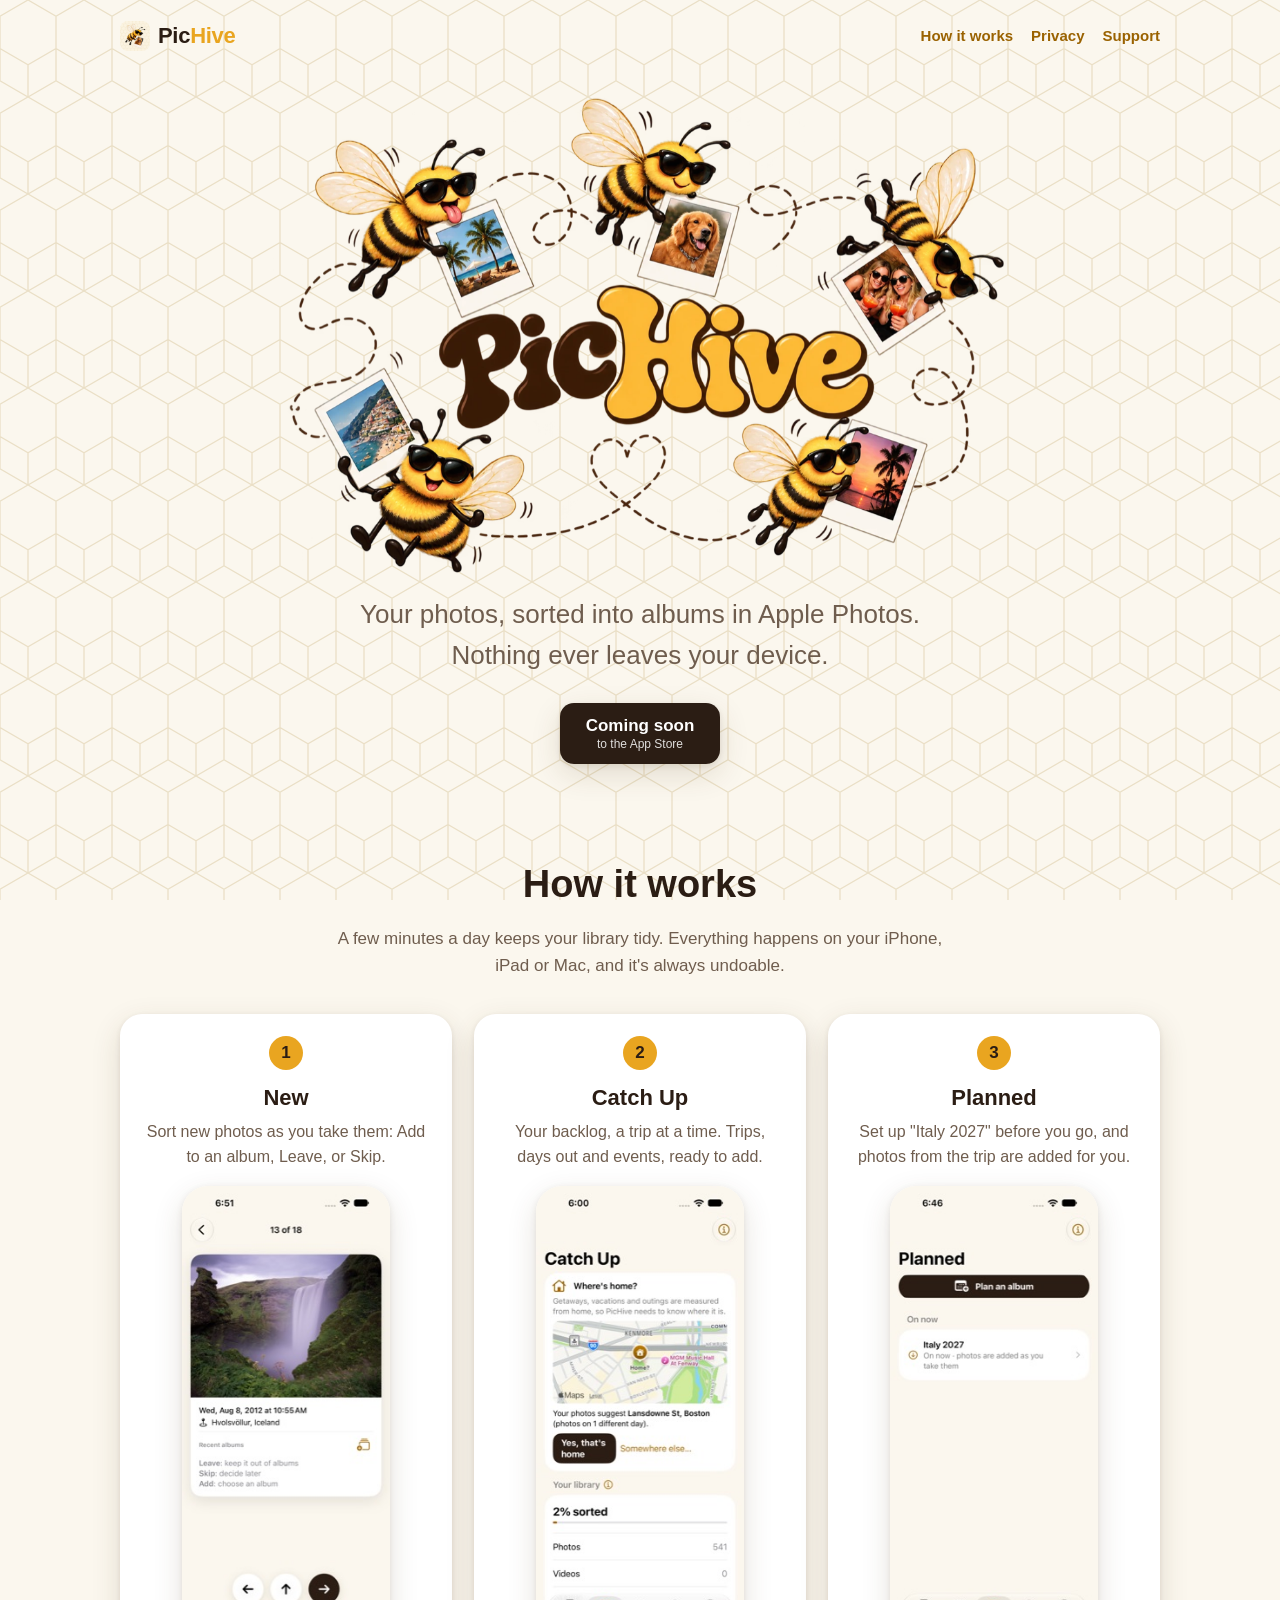
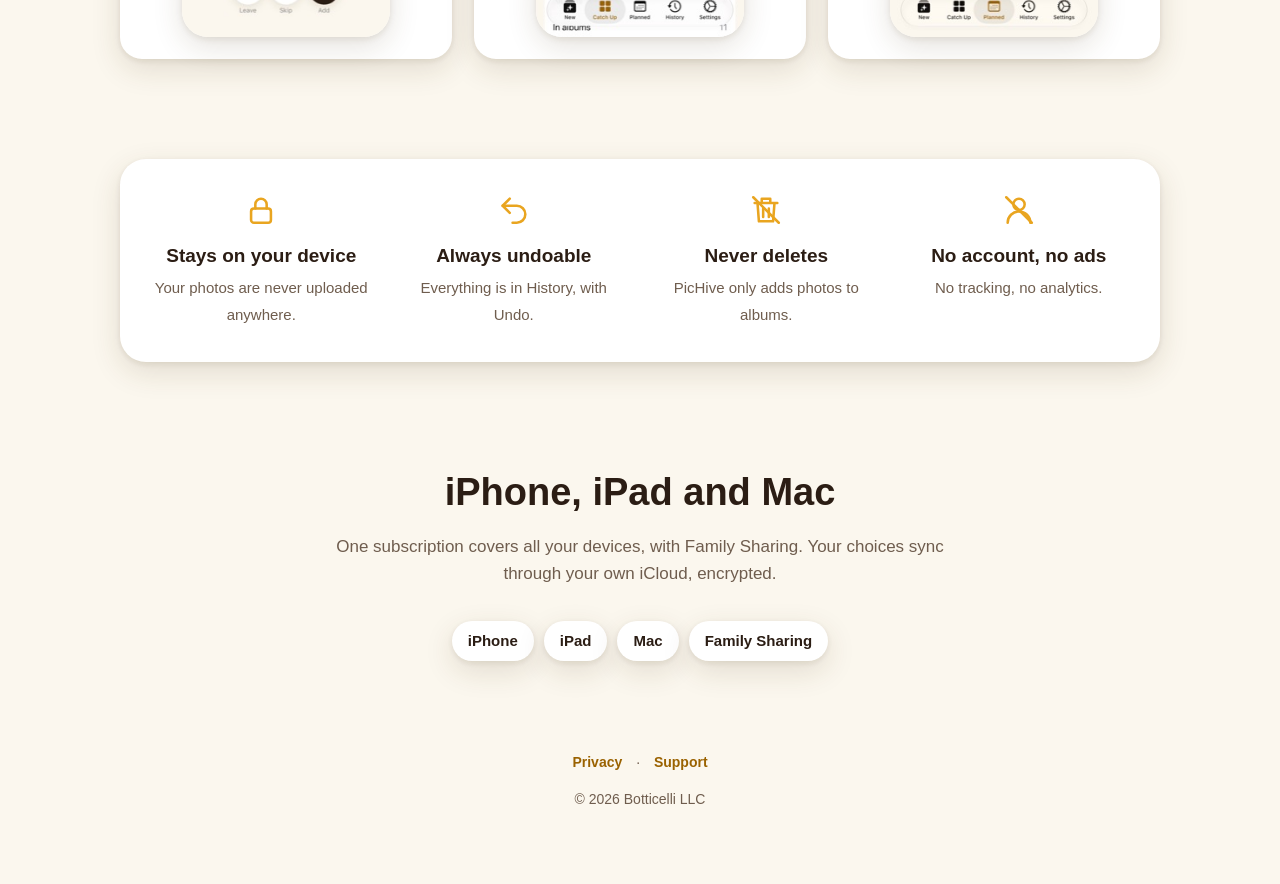
<file: index.html>
<!doctype html>
<html lang="en">
<head>
<meta charset="utf-8">
<meta name="viewport" content="width=device-width, initial-scale=1">
<title>PicHive: your photos, sorted into albums</title>
<meta name="description" content="PicHive sorts your photos into albums in Apple Photos, on iPhone, iPad and Mac. Your photos never leave your devices.">
<link rel="icon" href="assets/icon.png">
<link rel="apple-touch-icon" href="assets/icon.png">
<link rel="stylesheet" href="assets/style.css">
</head>
<body>
  <div class="comb" aria-hidden="true"></div>
  <nav>
    <a class="logo" href="./"><img src="assets/icon.png" alt=""><span>Pic<b>Hive</b></span></a>
    <div class="links"><a class="wide" href="#how">How it works</a><a href="privacy.html">Privacy</a><a href="support.html">Support</a></div>
  </nav>

  <header class="hero">
    <img class="bee b1" src="assets/bee.png" alt="" aria-hidden="true">
    <img class="bee b2" src="assets/bee.png" alt="" aria-hidden="true">
    <img class="bee b3" src="assets/bee.png" alt="" aria-hidden="true">
    <img class="bee b4" src="assets/bee.png" alt="" aria-hidden="true">
    <img class="art" src="assets/pichive-bees.png" alt="PicHive: bees in sunglasses carrying photos">
    <p class="tag">Your photos, sorted into albums in Apple Photos.<br>Nothing ever leaves your device.</p>
    <div class="cta">
      <!-- Before launch: "Coming soon". On launch day, replace with Apple's official "Download on the App Store" badge linking to the app. -->
      <span class="store">Coming soon<small>to the App Store</small></span>
    </div>
  </header>

  <section id="how">
    <h2>How it works</h2>
    <p class="sub">A few minutes a day keeps your library tidy. Everything happens on your iPhone, iPad or Mac, and it's always undoable.</p>
    <div class="steps">
      <div class="step"><span class="num">1</span><h3>New</h3><p>Sort new photos as you take them: Add to an album, Leave, or Skip.</p><img class="shot" src="assets/screen-new.jpg" alt="PicHive reviewing a photo of a waterfall in Iceland"></div>
      <div class="step"><span class="num">2</span><h3>Catch Up</h3><p>Your backlog, a trip at a time. Trips, days out and events, ready to add.</p><img class="shot" src="assets/screen-catchup.jpg" alt="PicHive Catch Up screen"></div>
      <div class="step"><span class="num">3</span><h3>Planned</h3><p>Set up "Italy 2027" before you go, and photos from the trip are added for you.</p><img class="shot" src="assets/screen-planned.jpg" alt="PicHive Planned screen with Italy 2027"></div>
    </div>
  </section>

  <section>
    <div class="promise">
      <div>
        <svg viewBox="0 0 24 24" aria-hidden="true"><rect x="5" y="11" width="14" height="10" rx="2"/><path d="M8 11V8a4 4 0 0 1 8 0v3"/></svg>
        <b>Stays on your device</b><span>Your photos are never uploaded anywhere.</span>
      </div>
      <div>
        <svg viewBox="0 0 24 24" aria-hidden="true"><path d="M9 14 4 9l5-5"/><path d="M4 9h10a6 6 0 0 1 0 12h-3"/></svg>
        <b>Always undoable</b><span>Everything is in History, with Undo.</span>
      </div>
      <div>
        <svg viewBox="0 0 24 24" aria-hidden="true"><path d="M4 7h16M10 11v6M14 11v6M6 7l1 13h10l1-13M9 7V4h6v3"/><path d="M3 3l18 18"/></svg>
        <b>Never deletes</b><span>PicHive only adds photos to albums.</span>
      </div>
      <div>
        <svg viewBox="0 0 24 24" aria-hidden="true"><circle cx="12" cy="8" r="4"/><path d="M4 21a8 8 0 0 1 16 0"/><path d="M3 3l18 18"/></svg>
        <b>No account, no ads</b><span>No tracking, no analytics.</span>
      </div>
    </div>
  </section>

  <section class="devices">
    <h2>iPhone, iPad and Mac</h2>
    <p class="sub">One subscription covers all your devices, with Family Sharing. Your choices sync through your own iCloud, encrypted.</p>
    <div class="chips"><span class="chip">iPhone</span><span class="chip">iPad</span><span class="chip">Mac</span><span class="chip">Family Sharing</span></div>
  </section>

  <footer>
    <a href="privacy.html">Privacy</a> · <a href="support.html">Support</a>
    <p>© 2026 Botticelli LLC</p>
  </footer>
  <script>
    // Phone bee: straight across at y, a loop near each edge (where there's room), clear of the menu.
    (function () {
      var bee = document.querySelector('.bee.b4'), hero = document.querySelector('.hero');
      function loop(x, y, r) {
        var k = r * 0.55;
        return ' L ' + x + ' ' + y +
          ' C ' + (x + k) + ' ' + y + ', ' + (x + r) + ' ' + (y - r + k) + ', ' + (x + r) + ' ' + (y - r) +
          ' C ' + (x + r) + ' ' + (y - r - k) + ', ' + (x + k) + ' ' + (y - 2 * r) + ', ' + x + ' ' + (y - 2 * r) +
          ' C ' + (x - k) + ' ' + (y - 2 * r) + ', ' + (x - r) + ' ' + (y - r - k) + ', ' + (x - r) + ' ' + (y - r) +
          ' C ' + (x - r) + ' ' + (y - r + k) + ', ' + (x - k) + ' ' + y + ', ' + x + ' ' + y;
      }
      function place() {
        var w = hero.clientWidth, y = 70, r = 20;
        bee.style.offsetPath = 'path("M -50 ' + y + loop(Math.round(w * 0.2), y, r) + loop(Math.round(w * 0.8), y, r) + ' L ' + (w + 50) + ' ' + y + '")';
      }
      place();
      addEventListener('resize', place);
    })();
  </script>
</body>
</html>
</file>
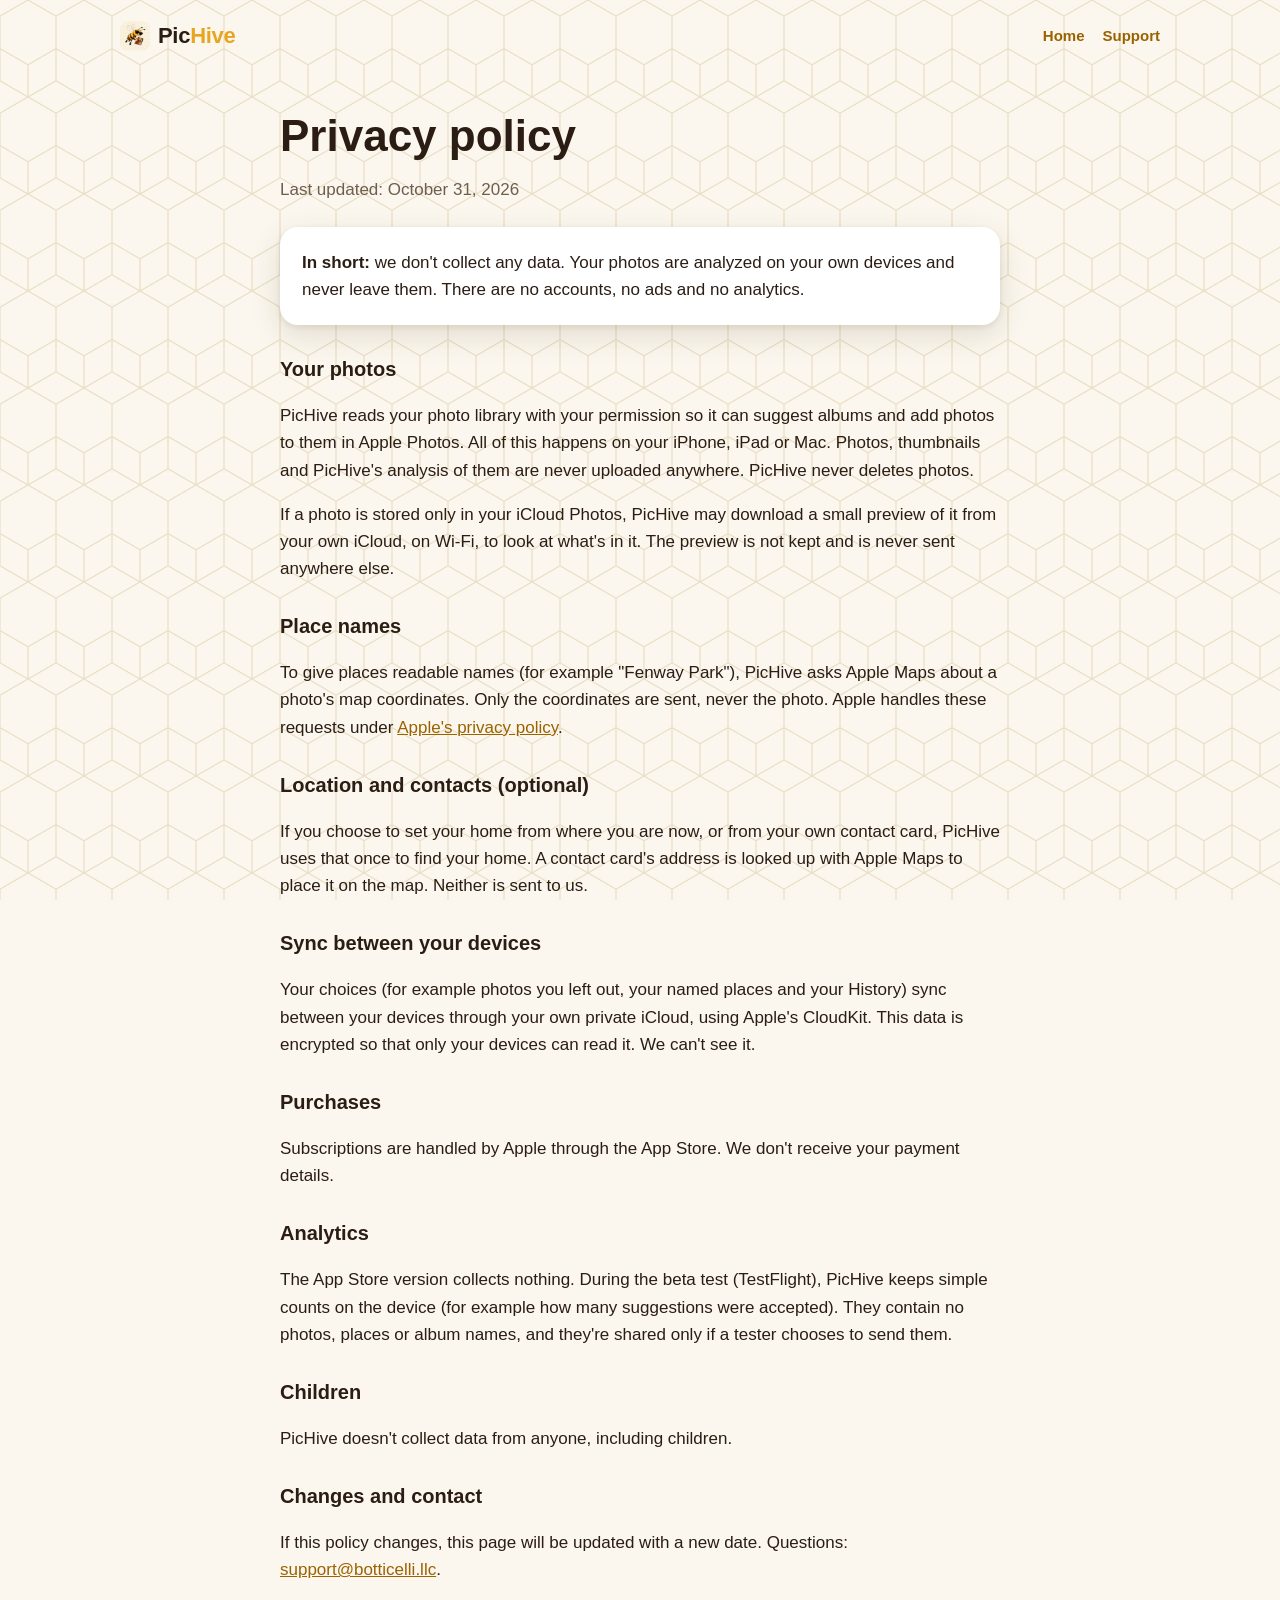
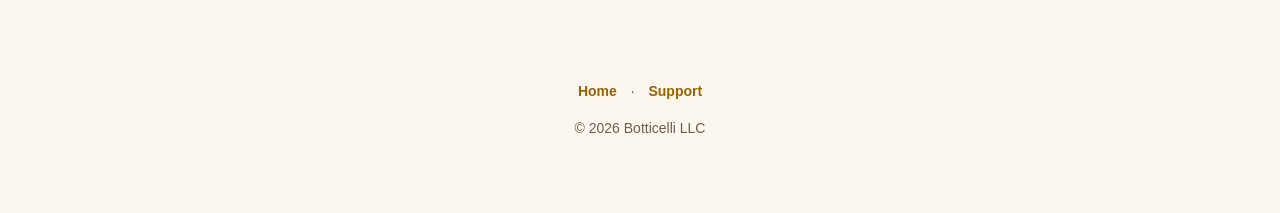
<file: privacy.html>
<!doctype html>
<html lang="en">
<head>
<meta charset="utf-8">
<meta name="viewport" content="width=device-width, initial-scale=1">
<title>Privacy policy · PicHive</title>
<meta name="description" content="PicHive collects no data. Your photos are analyzed on your own devices and never leave them.">
<link rel="icon" href="assets/icon.png">
<link rel="stylesheet" href="assets/style.css">
</head>
<body>
  <div class="comb" aria-hidden="true"></div>
  <nav>
    <a class="logo" href="./"><img src="assets/icon.png" alt=""><span>Pic<b>Hive</b></span></a>
    <div class="links"><a href="./">Home</a><a href="support.html">Support</a></div>
  </nav>

  <main class="doc">
    <h1>Privacy policy</h1>
    <p class="updated">Last updated: October 31, 2026</p>

    <div class="card">
      <p><strong>In short:</strong> we don't collect any data. Your photos are analyzed on your own devices and never leave them. There are no accounts, no ads and no analytics.</p>
    </div>

    <h3>Your photos</h3>
    <p>PicHive reads your photo library with your permission so it can suggest albums and add photos to them in Apple Photos. All of this happens on your iPhone, iPad or Mac. Photos, thumbnails and PicHive's analysis of them are never uploaded anywhere. PicHive never deletes photos.</p>
    <p>If a photo is stored only in your iCloud Photos, PicHive may download a small preview of it from your own iCloud, on Wi-Fi, to look at what's in it. The preview is not kept and is never sent anywhere else.</p>

    <h3>Place names</h3>
    <p>To give places readable names (for example "Fenway Park"), PicHive asks Apple Maps about a photo's map coordinates. Only the coordinates are sent, never the photo. Apple handles these requests under <a href="https://www.apple.com/legal/privacy/">Apple's privacy policy</a>.</p>

    <h3>Location and contacts (optional)</h3>
    <p>If you choose to set your home from where you are now, or from your own contact card, PicHive uses that once to find your home. A contact card's address is looked up with Apple Maps to place it on the map. Neither is sent to us.</p>

    <h3>Sync between your devices</h3>
    <p>Your choices (for example photos you left out, your named places and your History) sync between your devices through your own private iCloud, using Apple's CloudKit. This data is encrypted so that only your devices can read it. We can't see it.</p>

    <h3>Purchases</h3>
    <p>Subscriptions are handled by Apple through the App Store. We don't receive your payment details.</p>

    <h3>Analytics</h3>
    <p>The App Store version collects nothing. During the beta test (TestFlight), PicHive keeps simple counts on the device (for example how many suggestions were accepted). They contain no photos, places or album names, and they're shared only if a tester chooses to send them.</p>

    <h3>Children</h3>
    <p>PicHive doesn't collect data from anyone, including children.</p>

    <h3>Changes and contact</h3>
    <p>If this policy changes, this page will be updated with a new date. Questions: <a href="mailto:support@botticelli.llc">support@botticelli.llc</a>.</p>
  </main>

  <footer>
    <a href="./">Home</a> · <a href="support.html">Support</a>
    <p>© 2026 Botticelli LLC</p>
  </footer>
</body>
</html>
</file>
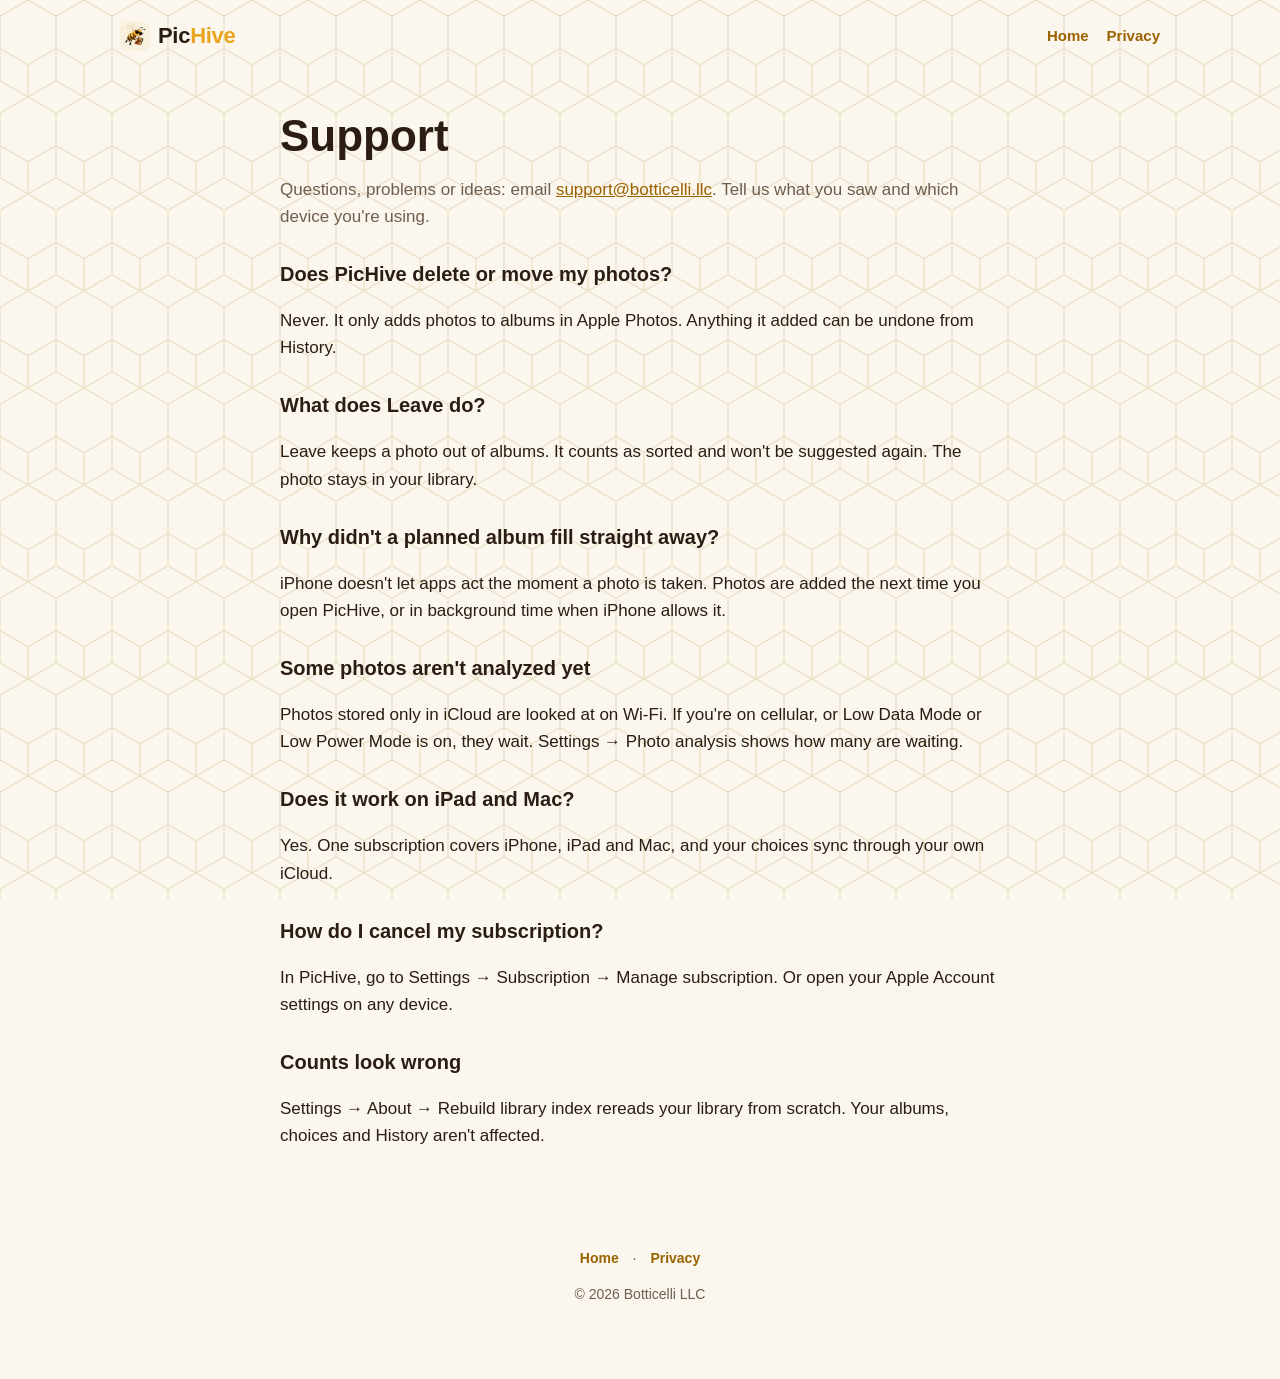
<file: support.html>
<!doctype html>
<html lang="en">
<head>
<meta charset="utf-8">
<meta name="viewport" content="width=device-width, initial-scale=1">
<title>Support · PicHive</title>
<meta name="description" content="Help with PicHive: common questions and how to contact us.">
<link rel="icon" href="assets/icon.png">
<link rel="stylesheet" href="assets/style.css">
</head>
<body>
  <div class="comb" aria-hidden="true"></div>
  <nav>
    <a class="logo" href="./"><img src="assets/icon.png" alt=""><span>Pic<b>Hive</b></span></a>
    <div class="links"><a href="./">Home</a><a href="privacy.html">Privacy</a></div>
  </nav>

  <main class="doc">
    <h1>Support</h1>
    <p class="updated">Questions, problems or ideas: email <a href="mailto:support@botticelli.llc">support@botticelli.llc</a>. Tell us what you saw and which device you're using.</p>

    <h3>Does PicHive delete or move my photos?</h3>
    <p>Never. It only adds photos to albums in Apple Photos. Anything it added can be undone from History.</p>

    <h3>What does Leave do?</h3>
    <p>Leave keeps a photo out of albums. It counts as sorted and won't be suggested again. The photo stays in your library.</p>

    <h3>Why didn't a planned album fill straight away?</h3>
    <p>iPhone doesn't let apps act the moment a photo is taken. Photos are added the next time you open PicHive, or in background time when iPhone allows it.</p>

    <h3>Some photos aren't analyzed yet</h3>
    <p>Photos stored only in iCloud are looked at on Wi-Fi. If you're on cellular, or Low Data Mode or Low Power Mode is on, they wait. Settings → Photo analysis shows how many are waiting.</p>

    <h3>Does it work on iPad and Mac?</h3>
    <p>Yes. One subscription covers iPhone, iPad and Mac, and your choices sync through your own iCloud.</p>

    <h3>How do I cancel my subscription?</h3>
    <p>In PicHive, go to Settings → Subscription → Manage subscription. Or open your Apple Account settings on any device.</p>

    <h3>Counts look wrong</h3>
    <p>Settings → About → Rebuild library index rereads your library from scratch. Your albums, choices and History aren't affected.</p>
  </main>

  <footer>
    <a href="./">Home</a> · <a href="privacy.html">Privacy</a>
    <p>© 2026 Botticelli LLC</p>
  </footer>
</body>
</html>
</file>
<file: assets/style.css>
/* PicHive website: cream, chocolate and honey, like the app. Light and dark. */
:root {
  --page: #fbf7ee; --card: #ffffff; --text: #2b1d14; --muted: #6f5d4e; --comb: #eadfc6;
  --honey: #e9a520; --honeyText: #9a6200; --choc: #2b1d14; --onChoc: #ffffff;
  --shadow: 0 10px 30px rgba(80, 55, 20, .14), 0 2px 6px rgba(80, 55, 20, .10);
}
@media (prefers-color-scheme: dark) {
  :root {
    --page: #17110c; --card: #241a13; --text: #f6efe4; --muted: #c4b29b; --comb: #2e2218;
    --honeyText: #f2b33d; --choc: #f2b33d; --onChoc: #2b1d14; --shadow: 0 12px 32px rgba(0, 0, 0, .55);
  }
}
* { box-sizing: border-box; }
html { scroll-behavior: smooth; }
body { margin: 0; background: var(--page); color: var(--text); font: 17px/1.6 -apple-system, BlinkMacSystemFont, "Segoe UI", Roboto, sans-serif; }
.rounded, h1, h2, h3, .logo { font-family: ui-rounded, "SF Pro Rounded", -apple-system, sans-serif; }
a { color: var(--honeyText); }
img { max-width: 100%; }

/* Faint honeycomb behind every page */
.comb { position: fixed; inset: 0; z-index: -1;
  background-image: url("data:image/svg+xml;utf8,<svg xmlns='http://www.w3.org/2000/svg' width='56' height='97' viewBox='0 0 56 97'><path d='M28 0 L56 16.2 L56 48.5 L28 64.7 L0 48.5 L0 16.2 Z M28 64.7 L28 97 M0 48.5 L0 80.8 L28 97 M56 48.5 L56 80.8 L28 97' fill='none' stroke='%23eadfc6' stroke-width='1.3'/></svg>"); }
@media (prefers-color-scheme: dark) { .comb { opacity: .12; } }

nav { display: flex; justify-content: space-between; align-items: center; max-width: 1080px; margin: 0 auto; padding: 18px 20px; }
.logo { font-weight: 800; font-size: 22px; letter-spacing: -.3px; color: var(--text); text-decoration: none; display: inline-flex; align-items: center; gap: 8px; }
.logo img { width: 30px; height: 30px; border-radius: 8px; }
.logo b { color: var(--honey); font-weight: inherit; }
nav .links a { margin-left: 18px; text-decoration: none; font-weight: 600; font-size: 15px; }

/* Home: hero */
.hero { position: relative; max-width: 1080px; margin: 0 auto; padding: 10px 20px 40px; text-align: center; overflow: hidden; }
.hero .art { width: min(760px, 100%); height: auto; display: block; margin: 0 auto; }
.tag { font-size: clamp(20px, 3vw, 26px); color: var(--muted); margin: 6px auto 26px; max-width: 640px; }
.cta { display: inline-flex; flex-direction: column; align-items: center; gap: 10px; }
.store { display: inline-flex; flex-direction: column; align-items: center; background: var(--choc); color: var(--onChoc); border-radius: 14px; padding: 12px 26px; font-weight: 700; text-decoration: none; box-shadow: var(--shadow); line-height: 1.3; }
.store small { font-weight: 500; font-size: 12px; opacity: .85; }

/* Flying bees: they stay in the margins beside and above the artwork, never over text.
   Shown on wide screens only; hidden for Reduce Motion. */
.bee { display: none; }
@media (min-width: 1000px) and (prefers-reduced-motion: no-preference) {
  .bee { display: block; position: absolute; top: 0; left: 0; width: 56px; height: auto; pointer-events: none;
         offset-rotate: 0deg; filter: drop-shadow(0 4px 6px rgba(0, 0, 0, .18)); }
  .bee.b1 { offset-path: path("M -80 40 C 200 -10, 400 70, 600 20 S 950 0, 1180 50"); animation: fly 26s linear infinite, bob 1.6s ease-in-out infinite; }
  .bee.b2 { width: 46px; offset-path: path("M 1170 90 C 1060 180, 1090 300, 1010 380 S 1060 480, 1170 540"); animation: fly 22s linear infinite -8s, bob 1.3s ease-in-out infinite; }
  .bee.b3 { width: 40px; offset-path: path("M -70 540 C 60 470, 20 350, 100 260 S 60 140, -70 80"); animation: fly 30s linear infinite -15s, bob 1.9s ease-in-out infinite; }
  .bee.b4 { display: none; }
}
/* Phones and tablets: one bee flies straight through the band above the artwork, with a loop as it
   enters and as it leaves, then rests out of sight. The path is set from the page width (index.html). */
@media (max-width: 999px) and (prefers-reduced-motion: no-preference) {
  .hero { padding-top: 94px; }
  .bee.b4 { display: block; position: absolute; top: 0; left: 0; width: 36px; height: auto; pointer-events: none;
            offset-rotate: 0deg; filter: drop-shadow(0 3px 4px rgba(0, 0, 0, .18));
            animation: hop 8s linear infinite, bob 1.4s ease-in-out infinite; }
}
@keyframes hop { 0% { offset-distance: 0%; } 75%, 100% { offset-distance: 100%; } }
@keyframes fly { from { offset-distance: 0%; } to { offset-distance: 100%; } }
@keyframes bob { 0%, 100% { translate: 0 0; } 50% { translate: 0 -6px; } }

/* Sections */
section { max-width: 1080px; margin: 0 auto; padding: 50px 20px; }
h2 { font-size: clamp(28px, 4vw, 38px); margin: 0 0 10px; text-align: center; }
.sub { text-align: center; color: var(--muted); margin: 0 auto 34px; max-width: 620px; }
.steps { display: grid; grid-template-columns: repeat(auto-fit, minmax(260px, 1fr)); gap: 22px; }
.step { background: var(--card); border-radius: 22px; padding: 22px; box-shadow: var(--shadow); text-align: center; }
.step .num { display: inline-flex; width: 34px; height: 34px; border-radius: 50%; background: var(--honey); color: #2b1d14; font-weight: 800; align-items: center; justify-content: center; }
.step h3 { margin: 10px 0 4px; font-size: 22px; }
.step p { color: var(--muted); margin: 0 0 16px; font-size: 16px; }
.shot { width: 72%; max-width: 230px; border-radius: 26px; box-shadow: var(--shadow); display: block; margin: 0 auto; }
.promise { background: var(--card); border-radius: 26px; box-shadow: var(--shadow); padding: 34px 26px; display: grid; grid-template-columns: repeat(auto-fit, minmax(200px, 1fr)); gap: 22px; text-align: center; }
.promise svg { width: 34px; height: 34px; stroke: var(--honey); fill: none; stroke-width: 1.8; stroke-linecap: round; stroke-linejoin: round; margin-bottom: 6px; }
.promise b { display: block; font-size: 19px; margin-bottom: 2px; }
.promise span { color: var(--muted); font-size: 15px; }
.devices { text-align: center; }
.chips { display: flex; justify-content: center; gap: 10px; flex-wrap: wrap; margin-top: 14px; }
.chip { background: var(--card); border-radius: 999px; padding: 8px 16px; box-shadow: var(--shadow); font-weight: 600; font-size: 15px; }

/* Privacy and Support pages */
.doc { max-width: 760px; margin: 0 auto; padding: 20px 20px 40px; }
.doc h1 { font-size: clamp(32px, 5vw, 44px); margin: 10px 0 4px; }
.doc .updated { color: var(--muted); margin: 0 0 24px; }
.doc h3 { font-size: 20px; margin: 28px 0 6px; }
.doc .card { background: var(--card); border-radius: 18px; padding: 18px 22px; box-shadow: var(--shadow); margin: 18px 0; }
.doc .card p { margin: 4px 0; }

footer { text-align: center; padding: 40px 20px 60px; color: var(--muted); font-size: 14px; }
footer a { margin: 0 10px; font-weight: 600; text-decoration: none; }

/* Phones: keep the top menu on one line */
@media (max-width: 600px) {
  nav { padding: 14px 16px; }
  nav .links a { margin-left: 14px; }
  nav .links .wide { display: none; }
}
</file>
